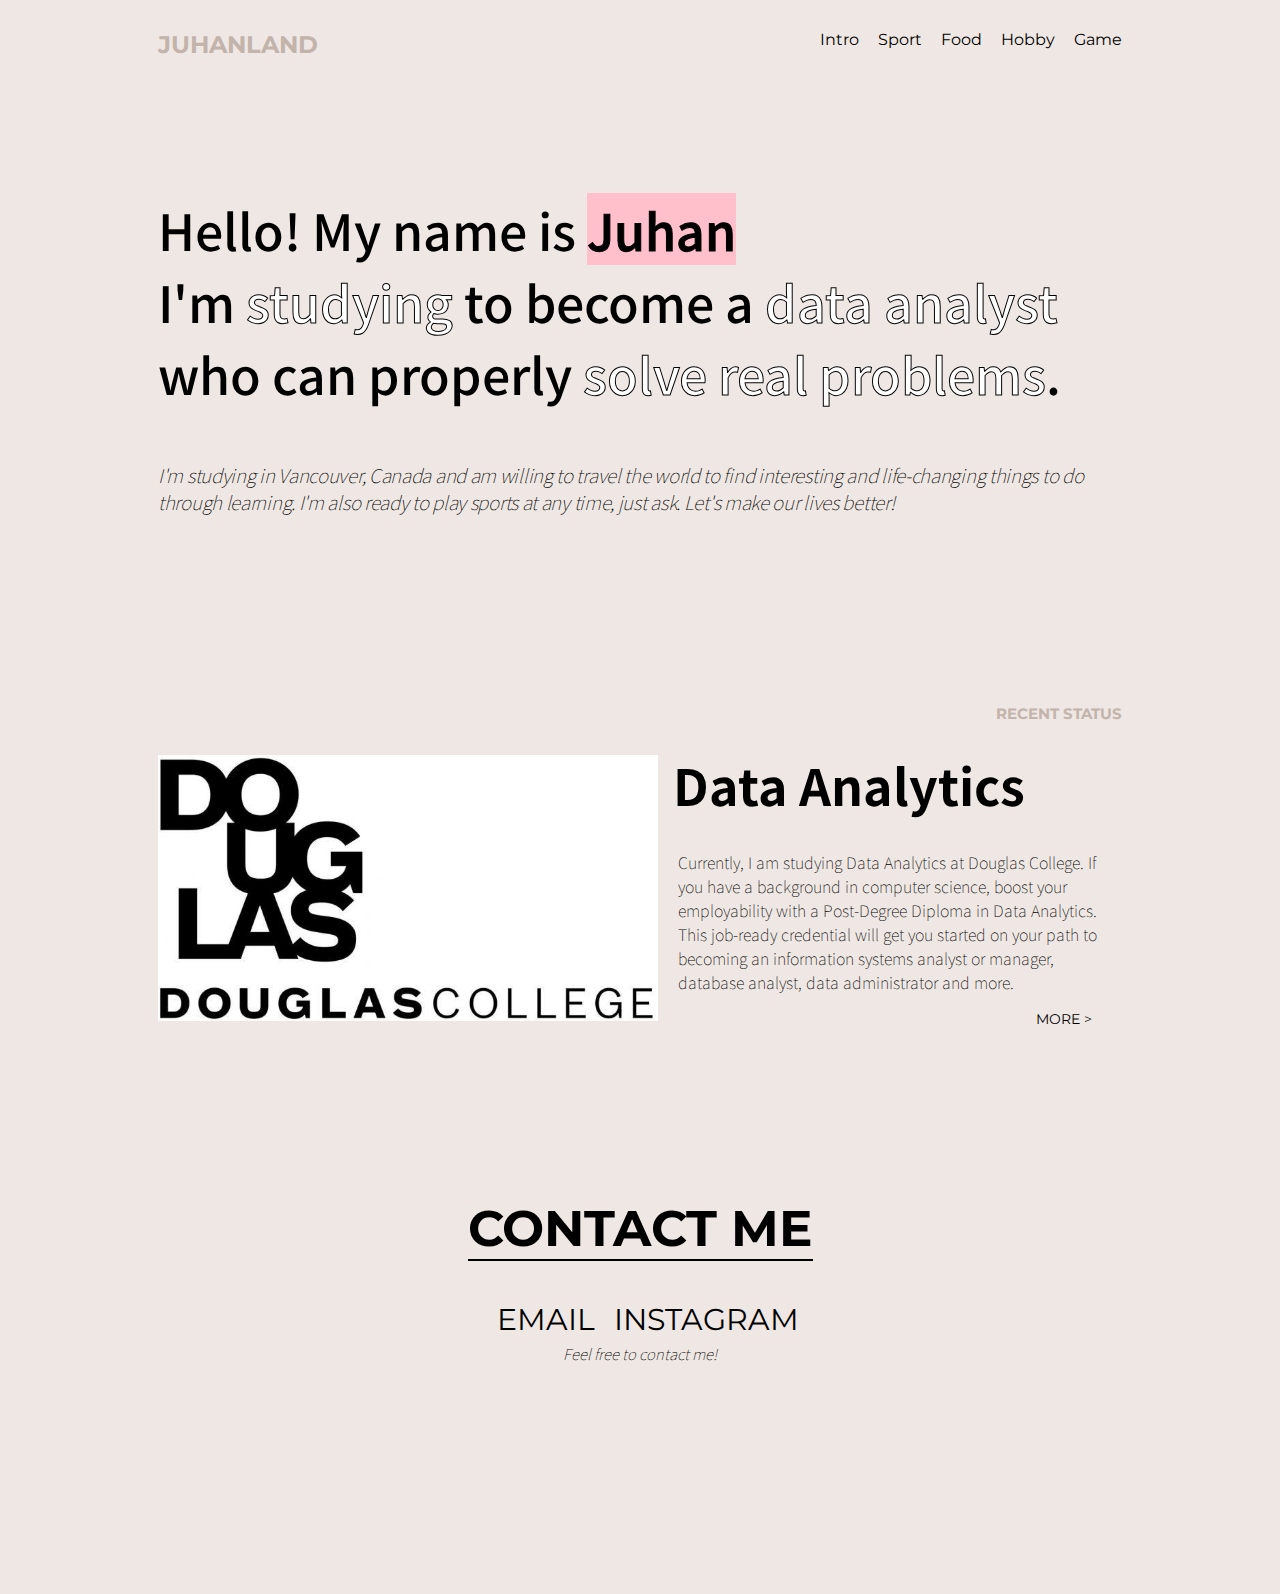
<file: index.html>
<!DOCTYPE html>
<html lang="en">
<head>
    <meta charset="UTF-8">
    <meta name="viewport" content="width=device-width, initial-scale=1.0">
    <title>INTRO</title>

    <link rel="stylesheet" type="text/css" href="style.css">
    
    <link href="https://fonts.googleapis.com/css2?family=Montserrat:ital,wght@0,200;0,400;0,500;0,600;0,800;0,900;1,200;1,400;1,500;1,600;1,800;1,900&display=swap" rel="stylesheet">
    <link href="https://fonts.googleapis.com/css2?family=Noto+Sans+KR:wght@100;300;400;500;700;900&display=swap" rel="stylesheet">
    <script src="clock_script.js" defer></script>
</head>

<body>
    
    <div class="frame">

        <nav class="navigator">
            <h3 class="site-name">JUHANLAND</h3>
            <ul>
                <li><a class="nav-menu" href="index.html">Intro</a></li>
                <li><a class="nav-menu" href="sport.html">Sport</a></li>
                <li><a class="nav-menu" href="food.html">Food</a></li>
                <li><a class="nav-menu" href="hobby.html">Hobby</a></li>
                <li><a class="nav-menu" href="game.html">Game</a></li>
            </ul>
        </nav>
        

        <div class="dashboard">
            <h1 class="english1-comment">Hello! My name is <a class="sample">Juhan</a> <br> 
                I'm <a class="highlight type1">studying</a> to become a <a class="highlight type2">data analyst</a> who can properly <a class="highlight type3">solve real problems</a>.</h1>
            <p class="english-comment">I'm studying in Vancouver, Canada and am willing to travel the world to find interesting and life-changing things to do through learning. I'm also ready to play sports at any time, just ask. Let's make our lives better!</p>

        </div>

        <h5 class="recent-menu">RECENT STATUS</h5>

        <div class="recent-works">
            <div class="article" id="arti1">
                <img class="thumbnail" id="thumb1" src="dgc_logo.jpg">
                <div class="article-info">
                    <h3 class="article-name" id="name1">Data Analytics</h3>
                    <p class="article-comment">Currently, I am studying Data Analytics at Douglas College. If you have a background in computer science, boost your employability with a Post-Degree Diploma in Data Analytics. This job-ready credential will get you started on your path to becoming an information systems analyst or manager, database analyst, data administrator and more.
                    </p>
                    <a class="more" href="https://www.douglascollege.ca/programs-courses/explore-programs-courses/faculties/commerce-and-business-administration/computing-studies-and-information-systems" target="">MORE ></a>
                </div>
            </div>

        </div>



        <footer class="footer">
            <h3 class="contact">CONTACT ME</h3>
            <div class="links">
                <a class="blog" href="mailto:ichbinjuhan2023@gmail.com">EMAIL</a>
                <a class="instagram" href="https://www.instagram.com/van_juhan/">INSTAGRAM</a>
            </div>
            <p>Feel free to contact me!</p>
        </footer>


    </div>


</body>

</html>
</file>
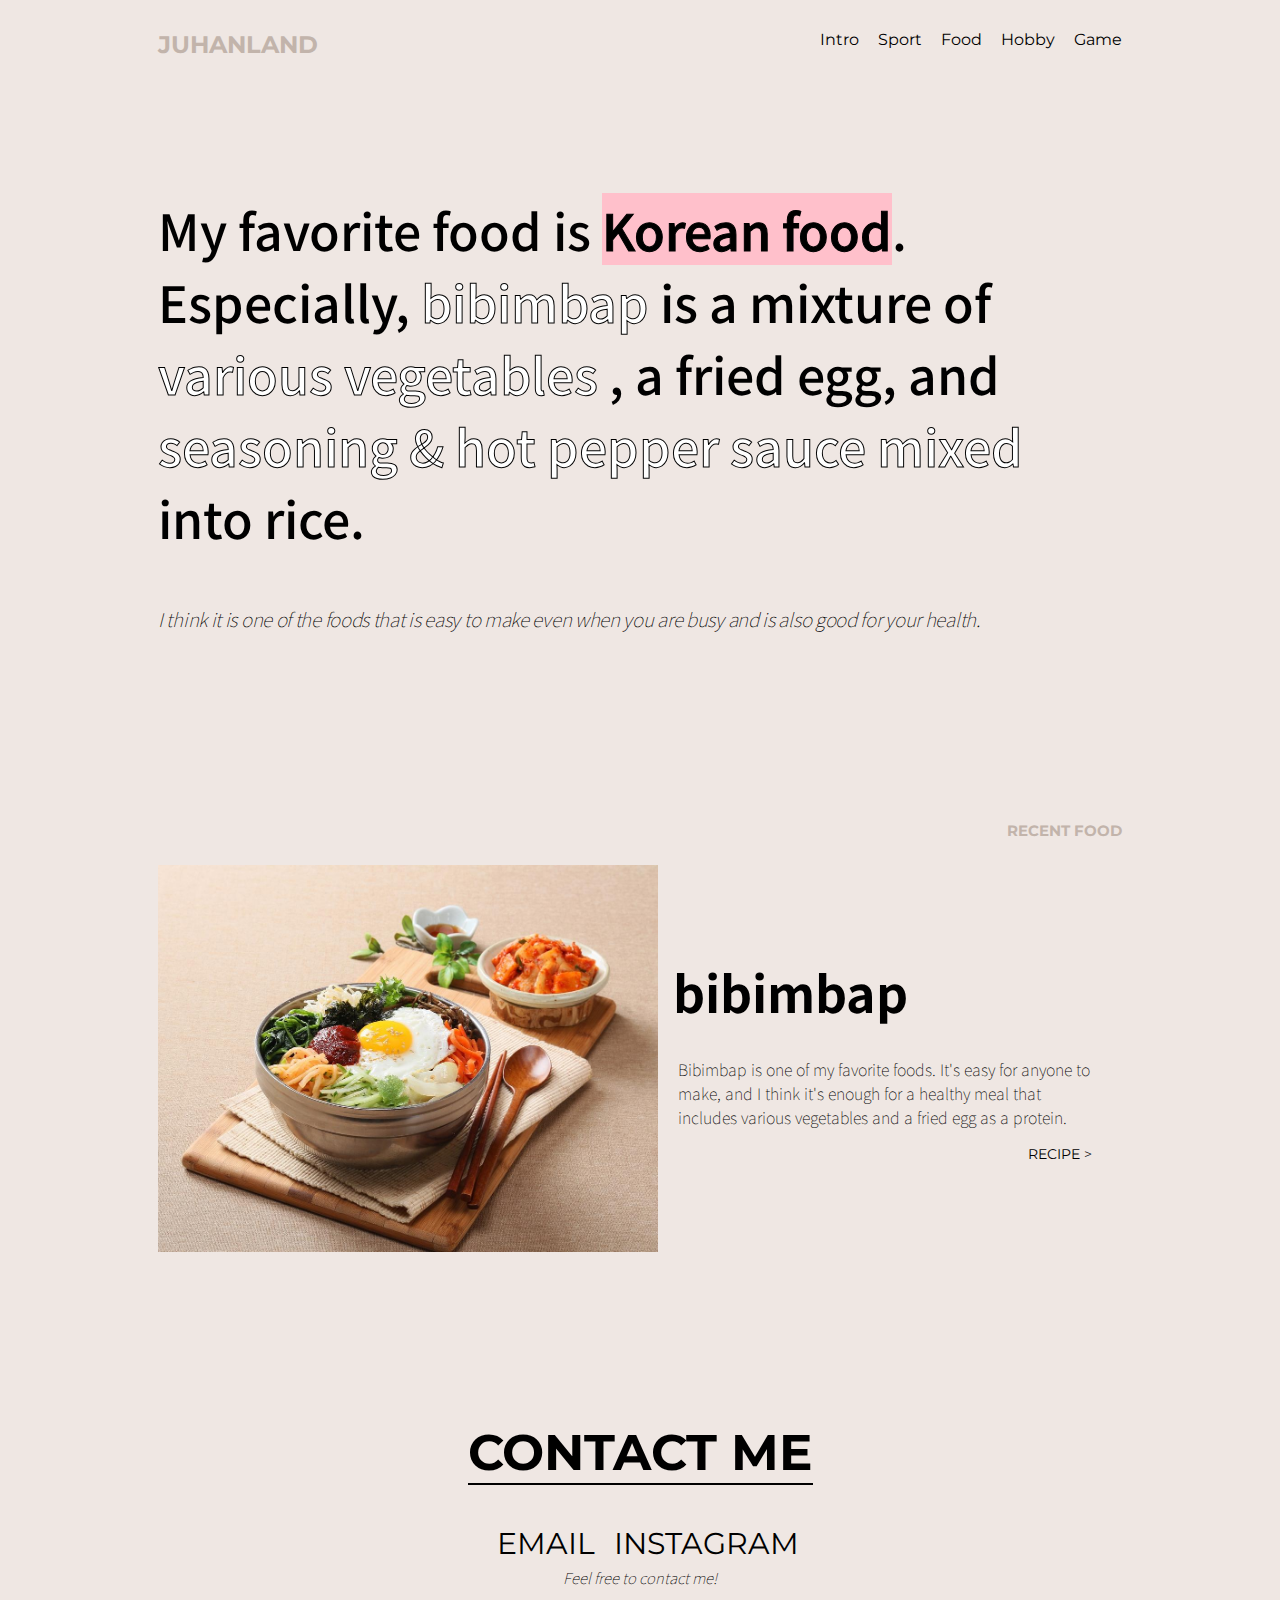
<file: food.html>
<!DOCTYPE html>
<html lang="en">
<head>
    <meta charset="UTF-8">
    <meta name="viewport" content="width=device-width, initial-scale=1.0">
    <title>Food</title>

    <link rel="stylesheet" type="text/css" href="style.css">
    
    <link href="https://fonts.googleapis.com/css2?family=Montserrat:ital,wght@0,200;0,400;0,500;0,600;0,800;0,900;1,200;1,400;1,500;1,600;1,800;1,900&display=swap" rel="stylesheet">
    <link href="https://fonts.googleapis.com/css2?family=Noto+Sans+KR:wght@100;300;400;500;700;900&display=swap" rel="stylesheet">
</head>

<body>
    
    <div class="frame">

        <nav class="navigator">
            <h3 class="site-name">JUHANLAND</h3>
            <ul>
                <li><a class="nav-menu" href="index.html">Intro</a></li>
                <li><a class="nav-menu" href="sport.html">Sport</a></li>
                <li><a class="nav-menu" href="food.html">Food</a></li>
                <li><a class="nav-menu" href="hobby.html">Hobby</a></li>
                <li><a class="nav-menu" href="game.html">Game</a></li>
            </ul>
        </nav>
        

        <div class="dashboard">
            <h1 class="english1-comment">My favorite food is <a class="sample">Korean food</a>. <br> 
                Especially, <a class="highlight type1">bibimbap</a> is a mixture of <a class="highlight type2">various vegetables </a>, a fried egg, and <a class="highlight type3">seasoning & hot pepper sauce mixed </a> into rice.</h1>
            <p class="english-comment">I think it is one of the foods that is easy to make even when you are busy and is also good for your health.</p>

        </div>

        <h5 class="recent-menu">RECENT FOOD</h5>

        <div class="recent-works">
            <div class="article" id="arti1">
                <img class="thumbnail" id="thumb1" src="food.jpg">
                <div class="article-info">
                    <h3 class="article-name" id="name1">bibimbap</h3>
                    <p class="article-comment">Bibimbap is one of my favorite foods. It's easy for anyone to make, and I think it's enough for a healthy meal that includes various vegetables and a fried egg as a protein.
                    </p>
                    <a class="more" href="https://www.thespruceeats.com/classic-korean-bibimbap-recipe-2118765" target="">RECIPE ></a>
                </div>
            </div>

        </div>



        <footer class="footer">
            <h3 class="contact">CONTACT ME</h3>
            <div class="links">
                <a class="blog" href="mailto:ichbinjuhan2023@gmail.com">EMAIL</a>
                <a class="instagram" href="https://www.instagram.com/van_juhan/">INSTAGRAM</a>
            </div>
            <p>Feel free to contact me!</p>
        </footer>


    </div>


</body>

</html>
</file>
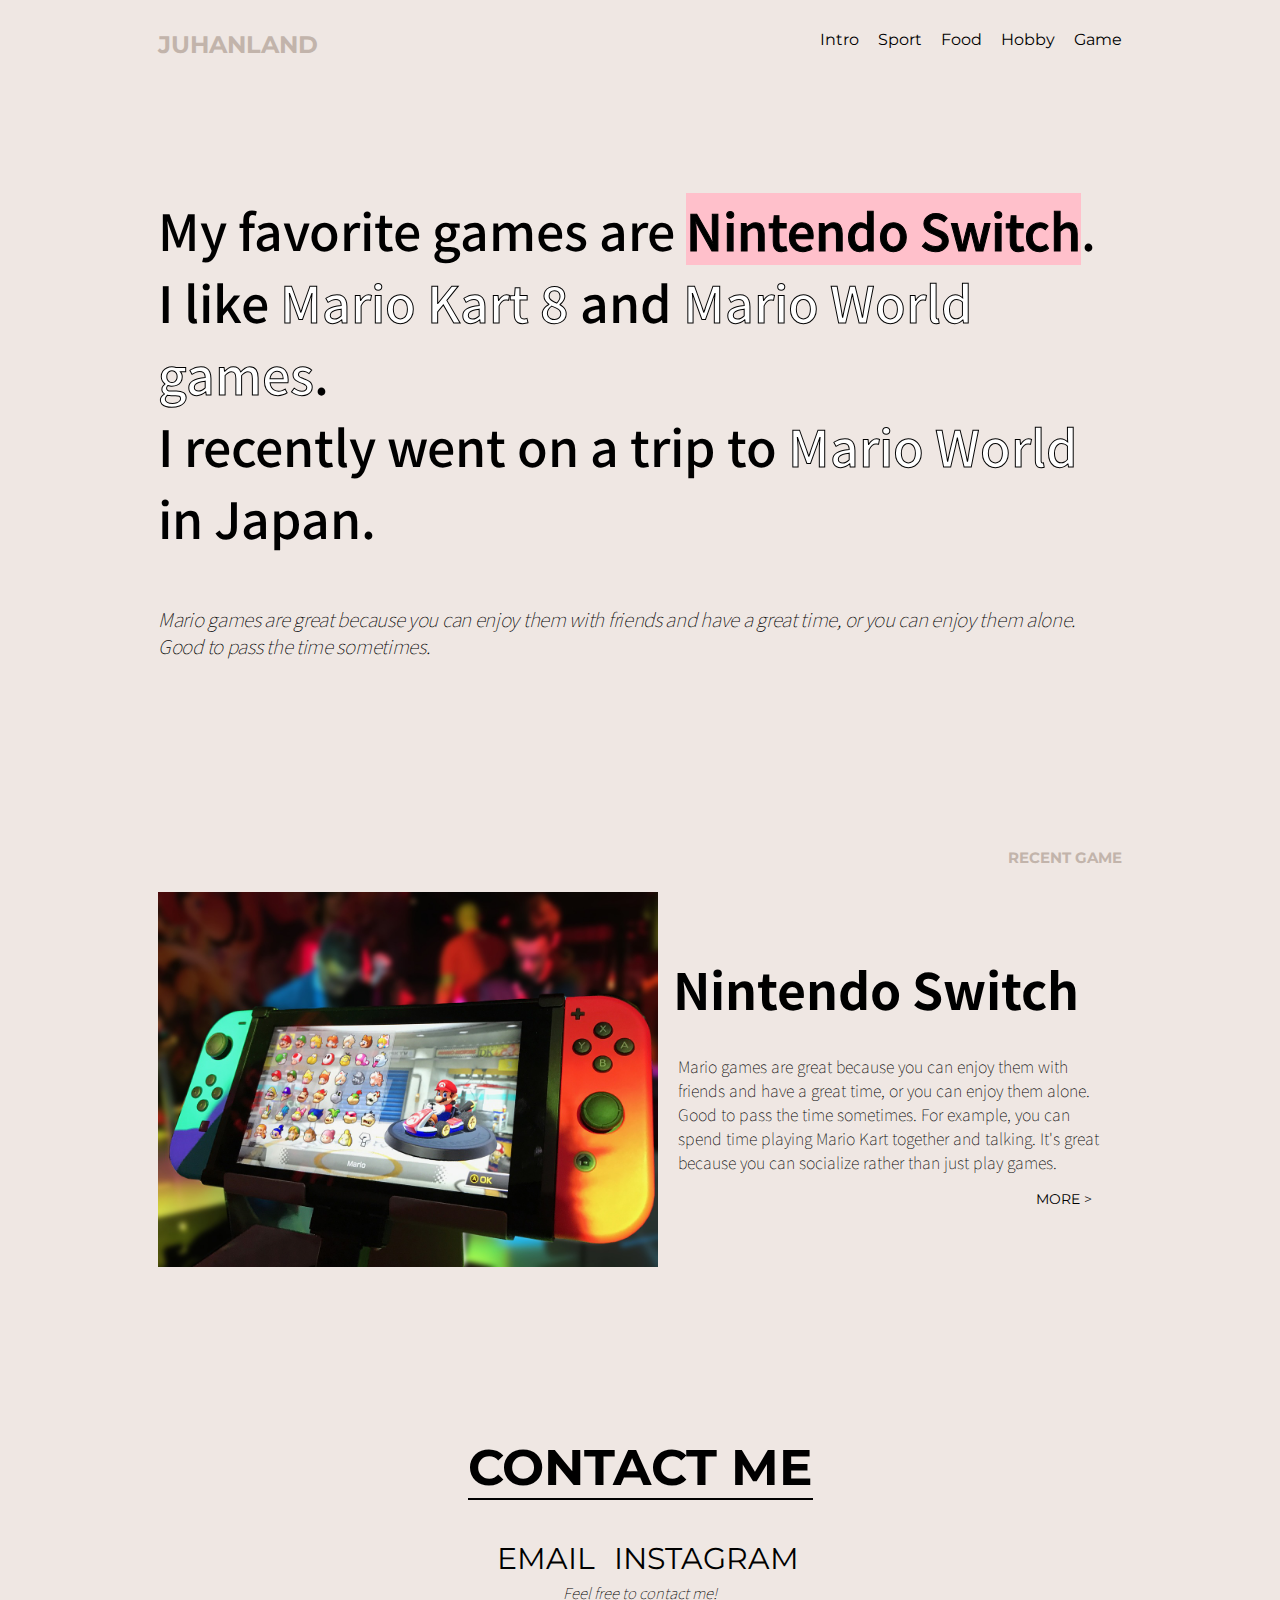
<file: game.html>
<!DOCTYPE html>
<html lang="en">
<head>
    <meta charset="UTF-8">
    <meta name="viewport" content="width=device-width, initial-scale=1.0">
    <title>Game</title>

    <link rel="stylesheet" type="text/css" href="style.css">
    
    <link href="https://fonts.googleapis.com/css2?family=Montserrat:ital,wght@0,200;0,400;0,500;0,600;0,800;0,900;1,200;1,400;1,500;1,600;1,800;1,900&display=swap" rel="stylesheet">
    <link href="https://fonts.googleapis.com/css2?family=Noto+Sans+KR:wght@100;300;400;500;700;900&display=swap" rel="stylesheet">
</head>

<body>
    
    <div class="frame">

        <nav class="navigator">
            <h3 class="site-name">JUHANLAND</h3>
            <ul>
                <li><a class="nav-menu" href="index.html">Intro</a></li>
                <li><a class="nav-menu" href="sport.html">Sport</a></li>
                <li><a class="nav-menu" href="food.html">Food</a></li>
                <li><a class="nav-menu" href="hobby.html">Hobby</a></li>
                <li><a class="nav-menu" href="game.html">Game</a></li>
            </ul>
        </nav>
        

        <div class="dashboard">
            <h1 class="english1-comment">My favorite games are <a class="sample">Nintendo Switch</a>.<br> 
                I like <a class="highlight type1">Mario Kart 8</a> and <a class="highlight type2">Mario World games</a>.<br>I recently went on a trip to <a class="highlight type3">Mario World</a> in Japan.</h1>
            <p class="english-comment">Mario games are great because you can enjoy them with friends and have a great time, or you can enjoy them alone. Good to pass the time sometimes.</p>

        </div>

        <h5 class="recent-menu">RECENT GAME</h5>

        <div class="recent-works">
            <div class="article" id="arti1">
                <img class="thumbnail" id="thumb1" src="game.jpg">
                <div class="article-info">
                    <h3 class="article-name" id="name1">Nintendo Switch</h3>
                    <p class="article-comment">Mario games are great because you can enjoy them with friends and have a great time, or you can enjoy them alone. Good to pass the time sometimes. For example, you can spend time playing Mario Kart together and talking. It's great because you can socialize rather than just play games.
                    </p>
                    <a class="more" href="https://www.nintendo.com/en-ca/" target="">MORE ></a>
                </div>
            </div>

        </div>



        <footer class="footer">
            <h3 class="contact">CONTACT ME</h3>
            <div class="links">
                <a class="blog" href="mailto:ichbinjuhan2023@gmail.com">EMAIL</a>
                <a class="instagram" href="https://www.instagram.com/van_juhan/">INSTAGRAM</a>
            </div>
            <p>Feel free to contact me!</p>
        </footer>


    </div>


</body>

</html>
</file>
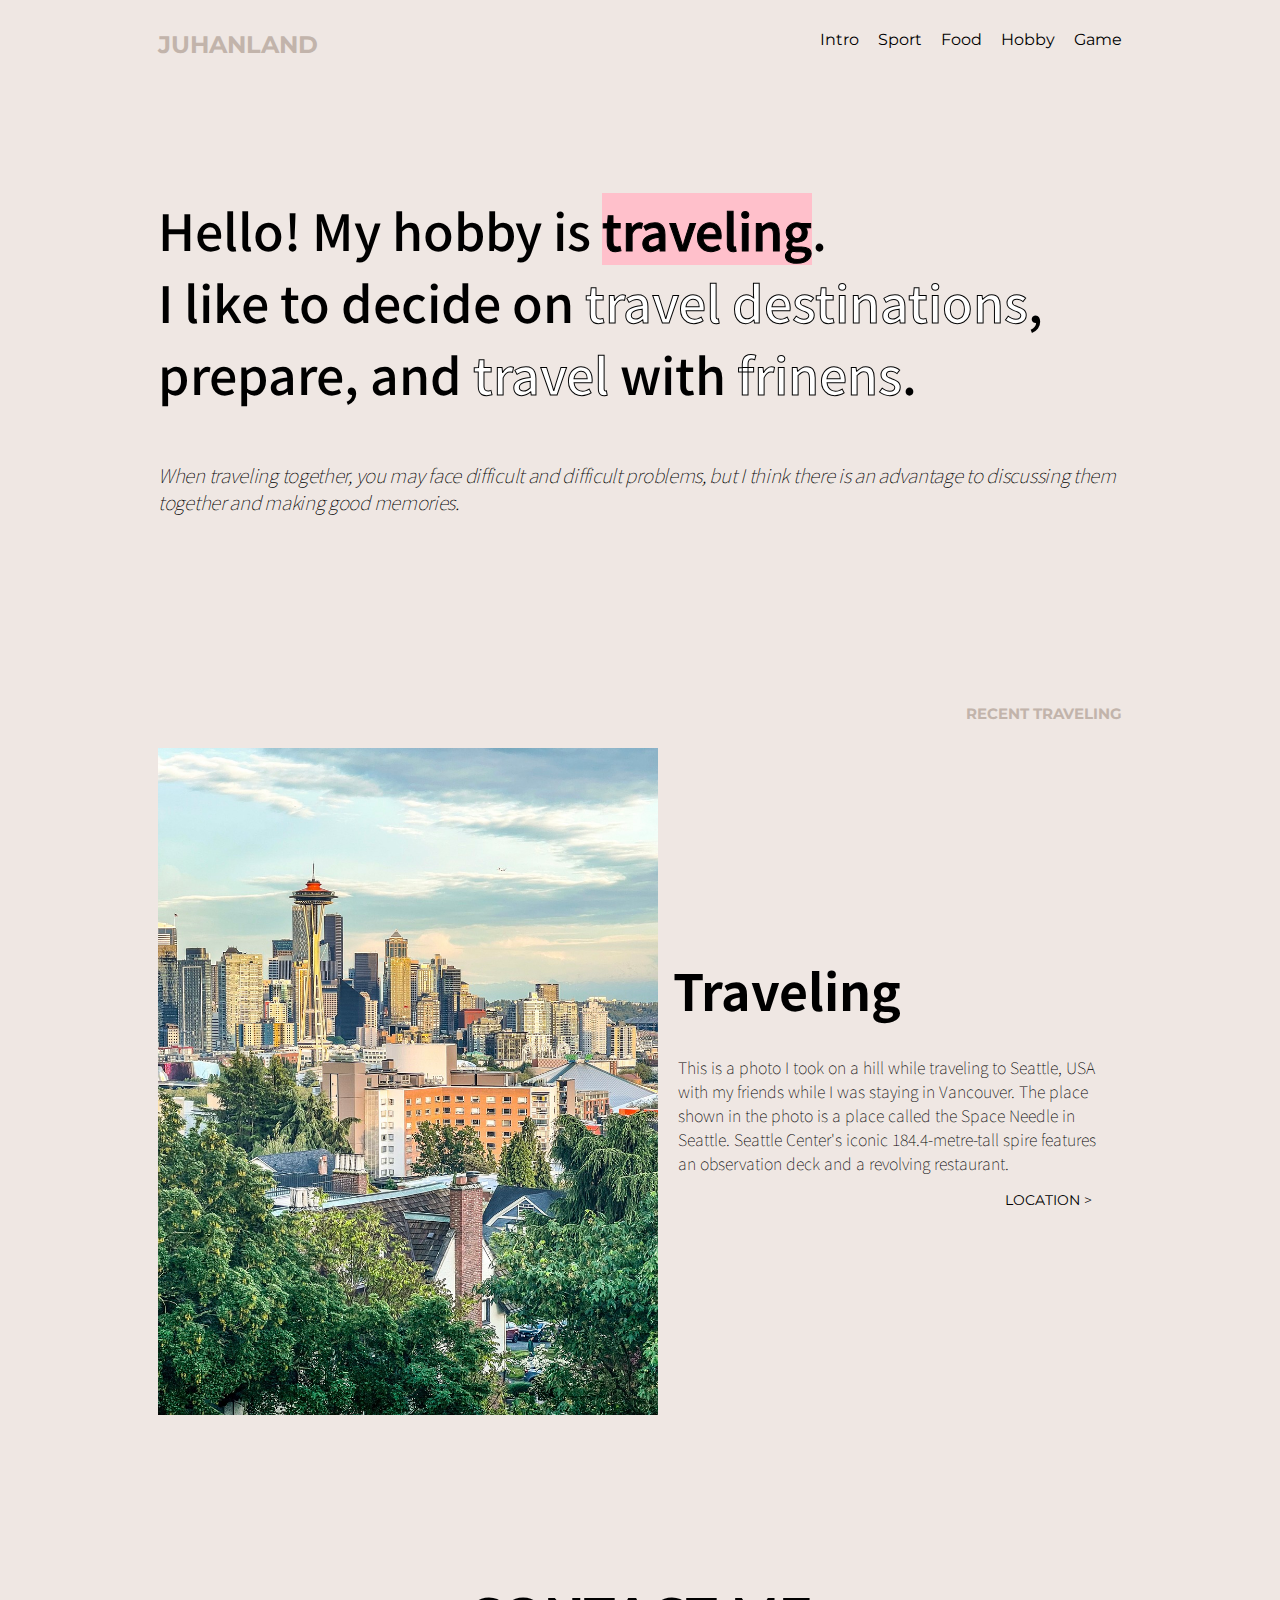
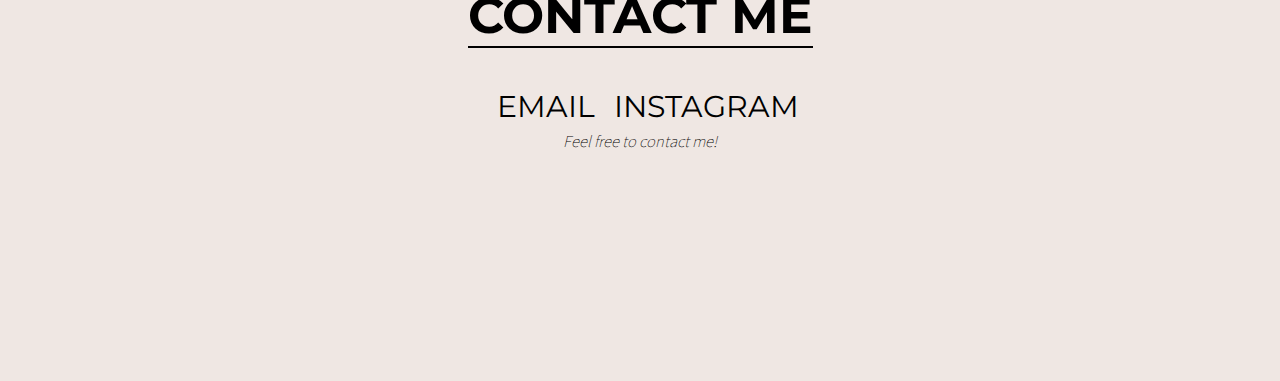
<file: hobby.html>
<!DOCTYPE html>
<html lang="en">
<head>
    <meta charset="UTF-8">
    <meta name="viewport" content="width=device-width, initial-scale=1.0">
    <title>Hobby</title>

    <link rel="stylesheet" type="text/css" href="style.css">
    
    <link href="https://fonts.googleapis.com/css2?family=Montserrat:ital,wght@0,200;0,400;0,500;0,600;0,800;0,900;1,200;1,400;1,500;1,600;1,800;1,900&display=swap" rel="stylesheet">
    <link href="https://fonts.googleapis.com/css2?family=Noto+Sans+KR:wght@100;300;400;500;700;900&display=swap" rel="stylesheet">
</head>

<body>
    
    <div class="frame">

        <nav class="navigator">
            <h3 class="site-name">JUHANLAND</h3>
            <ul>
                <li><a class="nav-menu" href="index.html">Intro</a></li>
                <li><a class="nav-menu" href="sport.html">Sport</a></li>
                <li><a class="nav-menu" href="food.html">Food</a></li>
                <li><a class="nav-menu" href="hobby.html">Hobby</a></li>
                <li><a class="nav-menu" href="game.html">Game</a></li>
            </ul>
        </nav>
        

        <div class="dashboard">
            <h1 class="english1-comment">Hello! My hobby is <a class="sample">traveling</a>. <br> 
                I like to decide on <a class="highlight type1">travel destinations</a>, prepare, and <a class="highlight type2">travel</a> with <a class="highlight type3">frinens</a>.</h1>
            <p class="english-comment">When traveling together, you may face difficult and difficult problems, but I think there is an advantage to discussing them together and making good memories.</p>

        </div>

        <h5 class="recent-menu">RECENT TRAVELING</h5>

        <div class="recent-works">
            <div class="article" id="arti1">
                <img class="thumbnail" id="thumb1" src="travel.jpg">
                <div class="article-info">
                    <h3 class="article-name" id="name1">Traveling</h3>
                    <p class="article-comment">This is a photo I took on a hill while traveling to Seattle, USA with my friends while I was staying in Vancouver. The place shown in the photo is a place called the Space Needle in Seattle. Seattle Center's iconic 184.4-metre-tall spire features an observation deck and a revolving restaurant.
                    </p>
                    <a class="more" href="https://www.google.com/maps/place/%EC%8A%A4%ED%8E%98%EC%9D%B4%EC%8A%A4+%EB%8B%88%EB%93%A4/@47.6137205,-122.3492886,14.71z/data=!4m15!1m8!3m7!1s0x5490102c93e83355:0x102565466944d59a!2z66-46rWtIOybjOyLse2EtCDsi5zslaDti4A!3b1!8m2!3d47.6061389!4d-122.3328481!16zL20vMGQ5anI!3m5!1s0x5490151f4ed5b7f9:0xdb2ba8689ed0920d!8m2!3d47.6205063!4d-122.3492774!16zL20vMDFrN3Y3?entry=ttu" target="">LOCATION ></a>
                </div>
            </div>

        </div>



        <footer class="footer">
            <h3 class="contact">CONTACT ME</h3>
            <div class="links">
                <a class="blog" href="mailto:ichbinjuhan2023@gmail.com">EMAIL</a>
                <a class="instagram" href="https://www.instagram.com/van_juhan/">INSTAGRAM</a>
            </div>
            <p>Feel free to contact me!</p>
        </footer>


    </div>


</body>

</html>
</file>
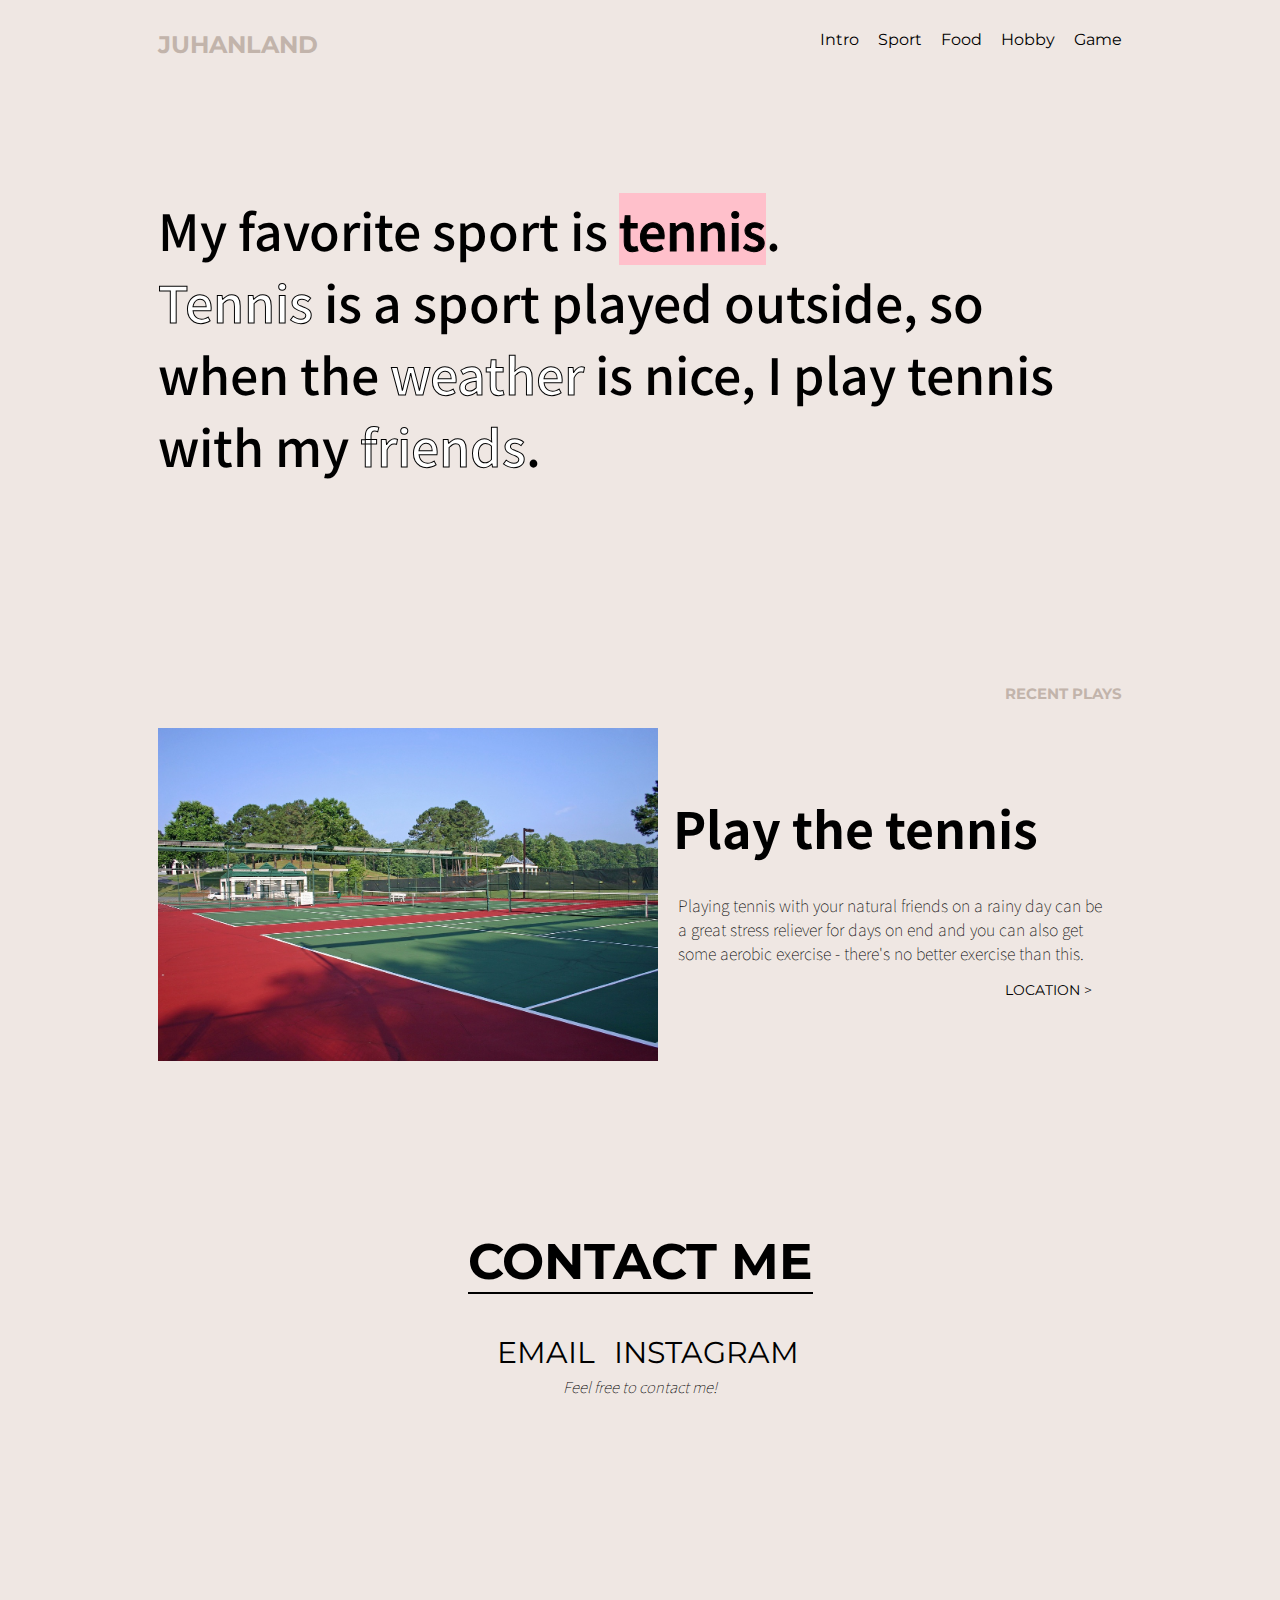
<file: sport.html>
<!DOCTYPE html>
<html lang="en">
<head>
    <meta charset="UTF-8">
    <meta name="viewport" content="width=device-width, initial-scale=1.0">
    <title>Sport</title>

    <link rel="stylesheet" type="text/css" href="style.css">
    
    <link href="https://fonts.googleapis.com/css2?family=Montserrat:ital,wght@0,200;0,400;0,500;0,600;0,800;0,900;1,200;1,400;1,500;1,600;1,800;1,900&display=swap" rel="stylesheet">
    <link href="https://fonts.googleapis.com/css2?family=Noto+Sans+KR:wght@100;300;400;500;700;900&display=swap" rel="stylesheet">
</head>

<body>
    
    <div class="frame">

        <nav class="navigator">
            <h3 class="site-name">JUHANLAND</h3>
            <ul>
                <li><a class="nav-menu" href="index.html">Intro</a></li>
                <li><a class="nav-menu" href="sport.html">Sport</a></li>
                <li><a class="nav-menu" href="food.html">Food</a></li>
                <li><a class="nav-menu" href="hobby.html">Hobby</a></li>
                <li><a class="nav-menu" href="game.html">Game</a></li>
            </ul>
        </nav>
        

        <div class="dashboard">
            <h1 class="english1-comment">My favorite sport is <a class="sample">tennis</a>. <br> 
                <a class="highlight type1">Tennis</a> is a sport played outside, so when the <a class="highlight type2">weather</a> is nice, I play tennis with my <a class="highlight type3">friends</a>.</h1>
            

        </div>

        <h5 class="recent-menu">RECENT PLAYS</h5>

        <div class="recent-works">
            <div class="article" id="arti1">
                <img class="thumbnail" id="thumb1" src="tennis.jpg">
                <div class="article-info">
                    <h3 class="article-name" id="name1">Play the tennis</h3>
                    <p class="article-comment">Playing tennis with your natural friends on a rainy day can be a great stress reliever for days on end and you can also get some aerobic exercise - there's no better exercise than this.
                    </p>
                    <a class="more" href="https://www.google.com/maps/place/Blue+Mountain+Park+Tennis+Courts/@49.2522597,-122.864928,18.75z/data=!4m6!3m5!1s0x5486796174e6e189:0xc5f7c21137f7a9fa!8m2!3d49.25218!4d-122.8640905!16s%2Fg%2F11t4zbcgby?entry=ttu" target="">LOCATION ></a>
                </div>
            </div>


        </div>




        <footer class="footer">
            <h3 class="contact">CONTACT ME</h3>
            <div class="links">
                <a class="blog" href="mailto:ichbinjuhan2023@gmail.com">EMAIL</a>
                <a class="instagram" href="https://www.instagram.com/van_juhan/">INSTAGRAM</a>
            </div>
            <p>Feel free to contact me!</p>
        </footer>


    </div>


</body>
</html>
</file>
<file: style.css>
body{
    background-color: #EFE7E3;
}

.frame{
    margin: 30px 150px;
    display: flex;
    flex-direction: column;
}


/*navigator*/

.navigator{
    display: flex;
    flex-direction: row;
    justify-content: space-between;
}

li{
    display: inline;
    align-self: center;
    margin:0;
    margin-left: 15px;
}

ul{
    margin:0;
}

.site-name{
    margin:0;
    font-family: 'Montserrat', sans-serif;
    font-size: 24px;
    color: #C2B4AB;
}

.nav-menu{
    font-family: 'Montserrat', sans-serif;
    font-weight: 400;
    font-size: 16px;
}

a{
    color: black;
    text-decoration: none;
}

a:hover{
    color: white;
    transition: 0.3s;
}


/*dashboard*/


.dashboard{
    display: flex;
    flex-direction: column;
    margin-top: 100px;
    margin-bottom: 70px;
}

.english1-comment{
    font-family: 'Noto Sans KR', sans-serif;
    font-weight: 500;
    font-size: 50px;
}

.sample{
    background-color: pink;
    -webkit-text-stroke: 1px black;
}

.sample:hover{
    background-color: transparent;
    color: white;
    -webkit-text-stroke: 1px black;
    transition: none;
}

.highlight{
    color: white;
    -webkit-text-stroke: 1px black;
}

.highlight:hover{
    background-color: pink;
    color: black;
    transition: none;
}

.type1:hover{
    background-color: yellowgreen;
}

.type2:hover{
    background-color: skyblue;
}

.type3:hover{
    background-color: orange;
}

.english-comment{
    font-family: 'Noto Sans KR', sans-serif;
    font-weight: 100;
    font-size: 19px;
    font-style: italic;

    letter-spacing: -0.3px;
}


/*recent works*/

.recent-menu{
    font-family: 'Montserrat', sans-serif;
    font-size: 15px;
    font-weight: 700;
    color: #C2B4AB;
    
    text-align: right;
    margin-top: 100px;
}



/*footer*/


.footer{
    display: flex;
    flex-direction: column;
    align-items: center;
    margin-bottom: 200px;
}

.contact{
    font-family: 'Montserrat', sans-serif;
    font-size: 50px;
    font-weight: 700;
    color: black;
    margin-bottom: 40px;
    border-bottom: 2px solid black;
}

.links>a{
    font-family: 'Montserrat', sans-serif;
    font-size: 30px;
    font-weight: 400;
    margin-left: 15px;
}

.footer>p{
    font-family: 'Noto Sans KR', sans-serif;
    font-weight: 100;
    font-size: 15px;
    font-style: italic;
    margin: 0;
    margin-top: 5px;
}




/* INFO Section*/


/*profile-section*/

.profile-section{
    display: flex;
    flex-direction: row;
    justify-content: center;
    align-items: flex-start;

    margin: 100px 100px;
}


#profile-picture{
    width: 400px;
    margin-right: 60px;
}

.introduction>h2{
    margin: 0px;
    font-family: 'Montserrat', sans-serif;
    font-size: 35px;
}

.introduction>p{
    font-family: 'Noto Sans KR', sans-serif;
    font-weight: 300;
    font-size: 16px;

    margin-bottom: 40px;
}

#capability{
    font-family: 'Montserrat', sans-serif;
    font-weight: 400;
    font-size: 20px;
    font-style: italic;

    line-height: 30px;
}


/*value section*/

.value-menu{
    font-family: 'Montserrat', sans-serif;
    font-size: 35px;
    margin: 30px 100px;
}

.value-section{
    display: flex;
    flex-direction: column;
    justify-content: flex-start;
    align-content: center;
    margin: 100px 150px;
    margin-top: 20px;
}

.value{
    display: flex;
    flex-direction: row;
    margin-bottom: 40px;
    align-items: center;

}


.value-icon{
    width: 100px;
    height: 100px;

    border: 2px solid #C2B4AB;
    border-radius: 100px;
    padding: 15px;
}

.value-intro{
    margin-left: 30px;
}


.value-name{
    font-family: 'Montserrat', sans-serif;
    font-weight: 700px;
    margin-top: 0px;
    margin-bottom: 10px;
}

.value-exp{
    font-family: 'Noto Sans KR', sans-serif;
    font-weight: 300;
    font-size: 16px;

    margin: 0px;
}




/*footer section*/

.footer-comment{
    text-align: center;
}


a[title="Freepik"]:hover{
    color: black;
    text-decoration: underline;
}

a[title="Flaticon"]:hover{
    color: black;
    text-decoration: underline;
}


/* RECENT STATUS */

.recent-works{
    display: flex;
    flex-direction: column;
}

.article{
    display: flex;
    flex-direction: row;
    margin-bottom: 120px;
    align-items: center;
}

.thumbnail{
    width: 500px;
}

.article-info{
    margin: 0px 20px;
}

.article-name{
    font-family: 'Noto Sans KR', sans-serif;
    font-size: 50px;
    margin-top: 0px;
    margin-bottom: 30px;
}

.article-name:hover{
    color: pink;
    -webkit-text-stroke: 1px black;
    transition: 0.3s;
}



.article-comment{
    font-family: 'Noto Sans KR', sans-serif;
    font-size: 16px;
    font-weight: 100;
}

.more{
    width: content;
    height: content;
    float: right;
    margin-right: 10px;


    font-family: 'Montserrat', sans-serif;
    font-size: 14px;
    background-color: transparent;
    border: none;
    outline: none;
    padding: 0px;
}


#name1{
    position: relative;
    right: 5px;
}

#name1:hover{
    color: skyblue;
}

#name2-1{
    text-align: right;
    position: relative;
    left: 0px;
    margin-bottom: 0px;
}

#name2-2{
    text-align: right;
    position: relative;
    left: 100px;
}

#name2-2:hover{
    color: orange;
}
</file>
